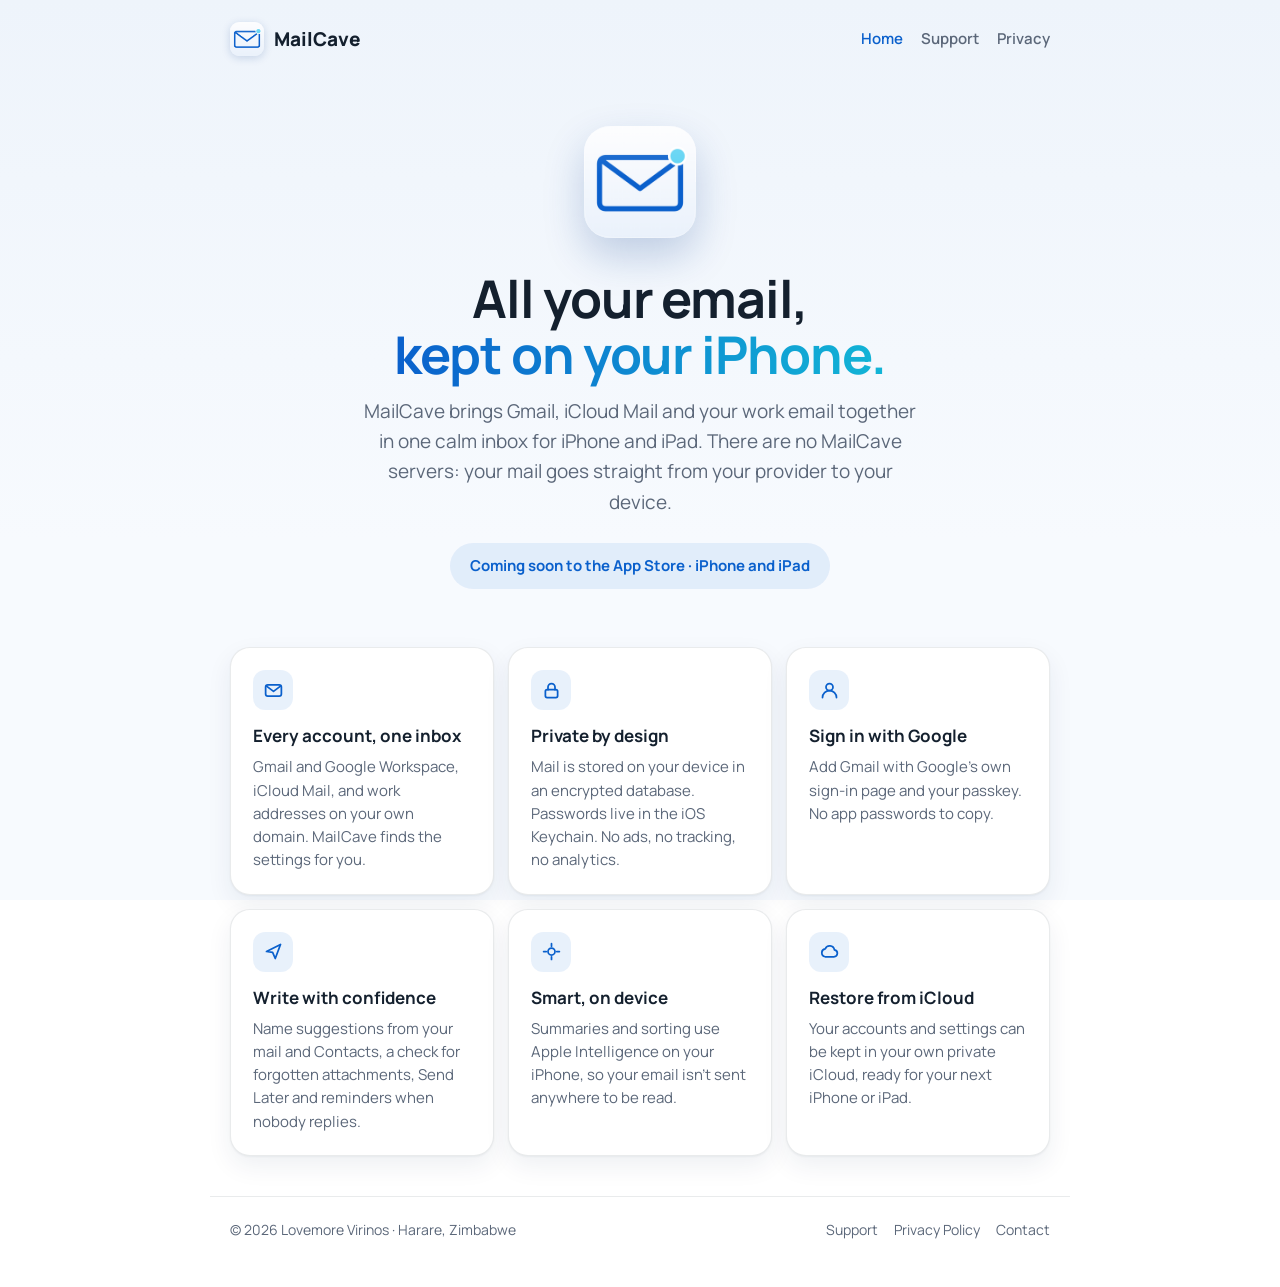
<file: index.html>
<!doctype html>
<html lang="en">
<head>
<meta charset="utf-8">
<meta name="viewport" content="width=device-width, initial-scale=1">
<title>MailCave · Email for iPhone and iPad</title>
<meta name="description" content="MailCave brings Gmail, iCloud and work email together on iPhone and iPad. Your mail stays on your device.">
<link rel="icon" href="favicon.png">
<link rel="apple-touch-icon" href="apple-touch-icon.png">
<link rel="preconnect" href="https://fonts.googleapis.com">
<link rel="preconnect" href="https://fonts.gstatic.com" crossorigin>
<link href="https://fonts.googleapis.com/css2?family=Manrope:wght@400;600;700;800&display=swap" rel="stylesheet">
<link rel="stylesheet" href="style.css">
</head>
<body>
<header class="top"><div class="wrap">
  <a class="brand" href="./"><img src="icon-256.png" alt=""><span>MailCave</span></a>
  <nav class="links"><a class="on" href="./">Home</a><a href="support.html">Support</a><a href="privacy.html">Privacy</a></nav>
</div></header>

<main class="wrap">
  <section class="hero">
    <img src="icon-256.png" alt="MailCave app icon">
    <h1>All your email,<br><span>kept on your iPhone.</span></h1>
    <p>MailCave brings Gmail, iCloud Mail and your work email together in one calm inbox for iPhone and iPad. There are no MailCave servers: your mail goes straight from your provider to your device.</p>
    <div class="pill">Coming soon to the App Store · iPhone and iPad</div>
  </section>

  <section class="grid">
    <div class="card">
      <div class="ic"><svg viewBox="0 0 24 24"><rect x="3" y="5.5" width="18" height="13" rx="2.5"/><path d="m4 7 8 6 8-6"/></svg></div>
      <h3>Every account, one inbox</h3>
      <p>Gmail and Google Workspace, iCloud Mail, and work addresses on your own domain. MailCave finds the settings for you.</p>
    </div>
    <div class="card">
      <div class="ic"><svg viewBox="0 0 24 24"><rect x="5" y="11" width="14" height="9" rx="2"/><path d="M8 11V8a4 4 0 0 1 8 0v3"/></svg></div>
      <h3>Private by design</h3>
      <p>Mail is stored on your device in an encrypted database. Passwords live in the iOS Keychain. No ads, no tracking, no analytics.</p>
    </div>
    <div class="card">
      <div class="ic"><svg viewBox="0 0 24 24"><circle cx="12" cy="8" r="4"/><path d="M4 20a8 8 0 0 1 16 0"/></svg></div>
      <h3>Sign in with Google</h3>
      <p>Add Gmail with Google’s own sign-in page and your passkey. No app passwords to copy.</p>
    </div>
    <div class="card">
      <div class="ic"><svg viewBox="0 0 24 24"><path d="M4 12 20 4l-6 16-3-7Z"/></svg></div>
      <h3>Write with confidence</h3>
      <p>Name suggestions from your mail and Contacts, a check for forgotten attachments, Send Later and reminders when nobody replies.</p>
    </div>
    <div class="card">
      <div class="ic"><svg viewBox="0 0 24 24"><path d="M12 3v3M12 18v3M3 12h3M18 12h3"/><circle cx="12" cy="12" r="4"/></svg></div>
      <h3>Smart, on device</h3>
      <p>Summaries and sorting use Apple Intelligence on your iPhone, so your email isn’t sent anywhere to be read.</p>
    </div>
    <div class="card">
      <div class="ic"><svg viewBox="0 0 24 24"><path d="M7 18h10a4 4 0 0 0 .6-7.95A5.5 5.5 0 0 0 7.1 9.1 4.5 4.5 0 0 0 7 18Z"/></svg></div>
      <h3>Restore from iCloud</h3>
      <p>Your accounts and settings can be kept in your own private iCloud, ready for your next iPhone or iPad.</p>
    </div>
  </section>
</main>

<footer><div class="wrap">
  <span>© 2026 Lovemore Virinos · Harare, Zimbabwe</span>
  <nav><a href="support.html">Support</a><a href="privacy.html">Privacy Policy</a><a href="mailto:admin@lotavir.co.zw">Contact</a></nav>
</div></footer>
</body>
</html>
</file>
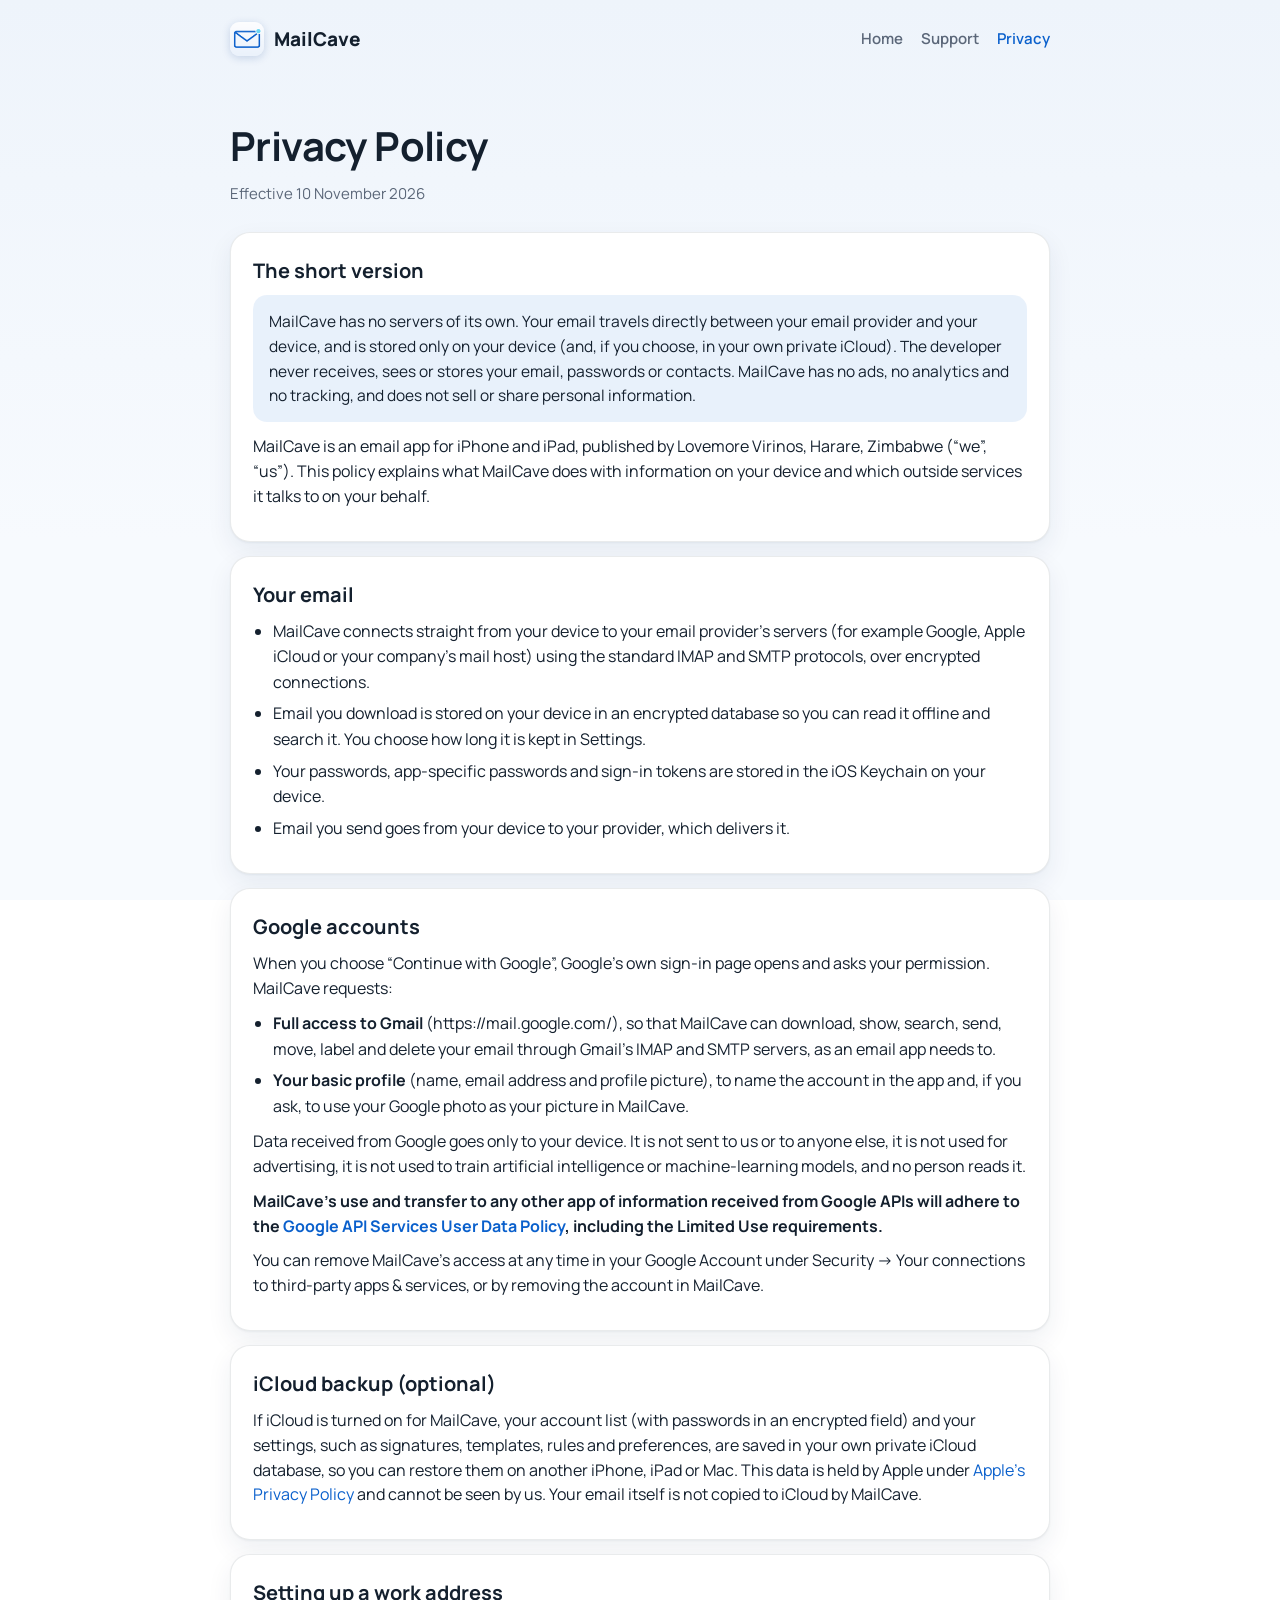
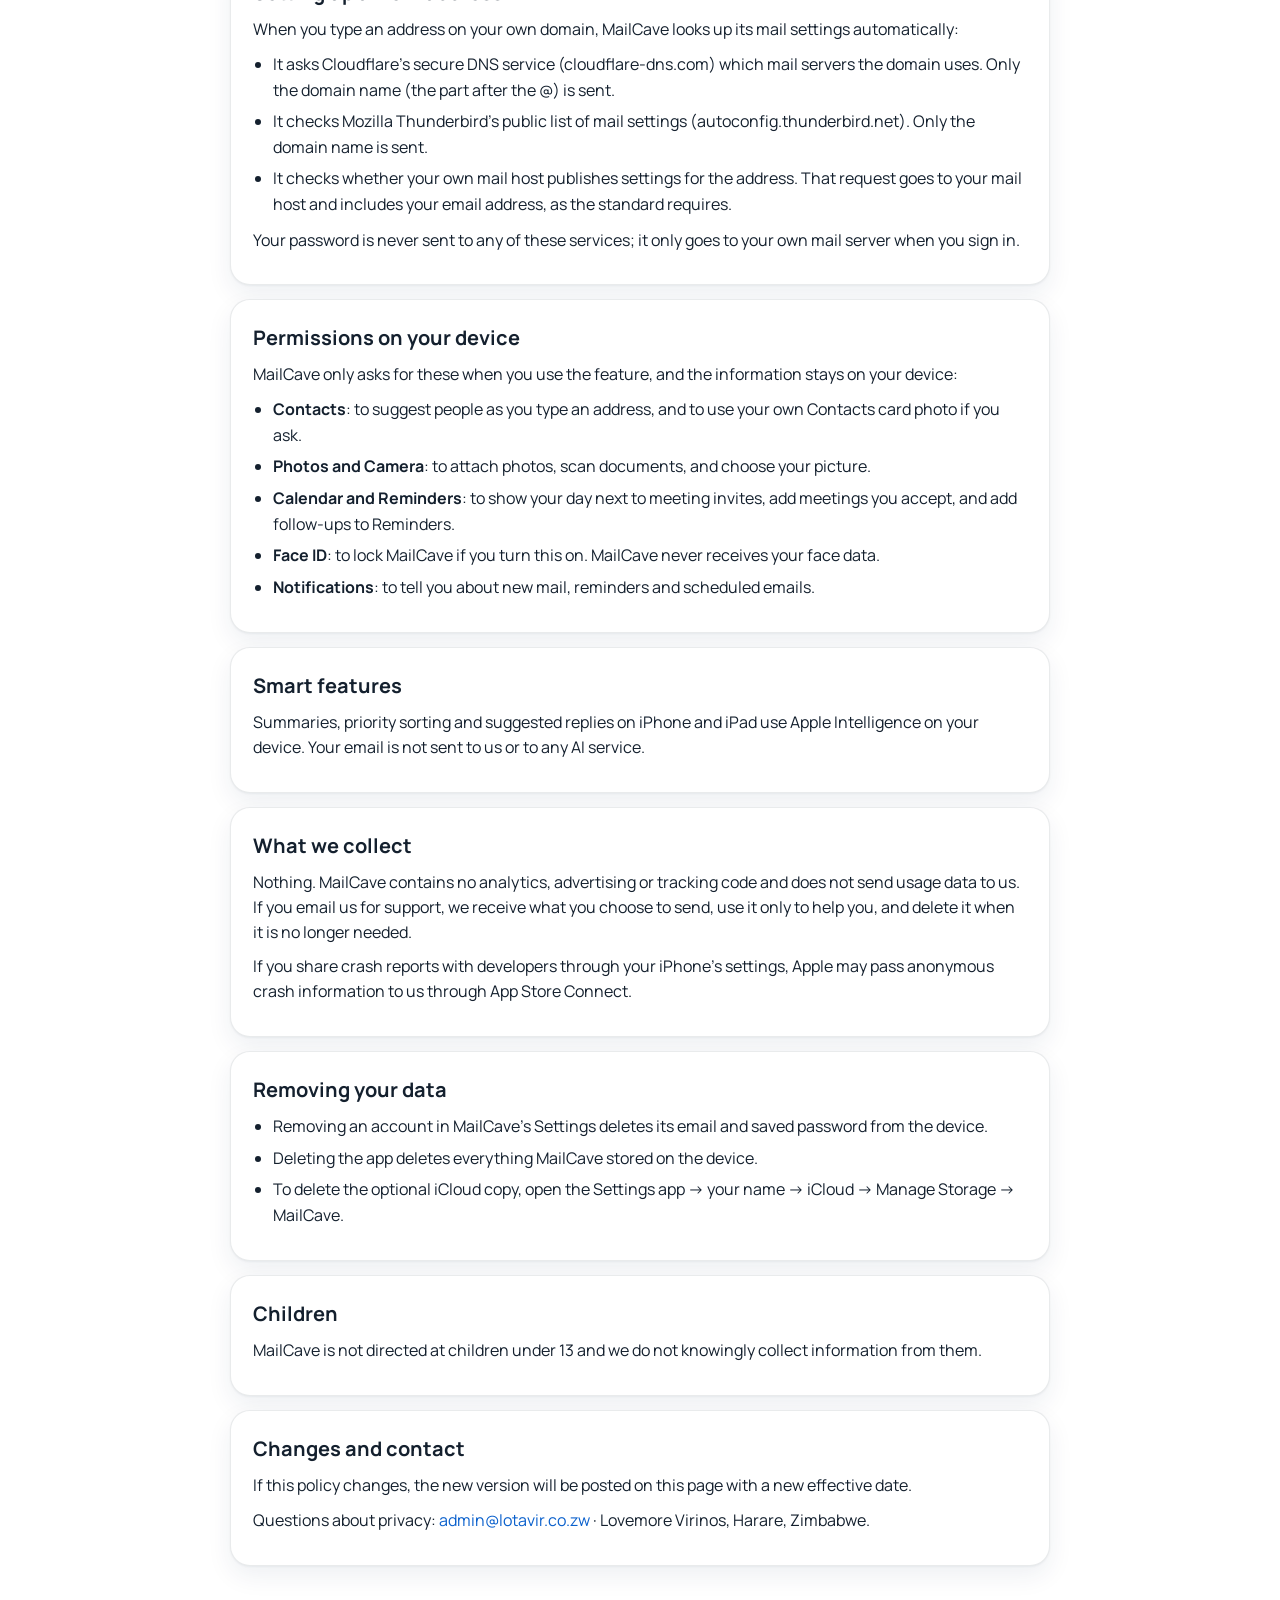
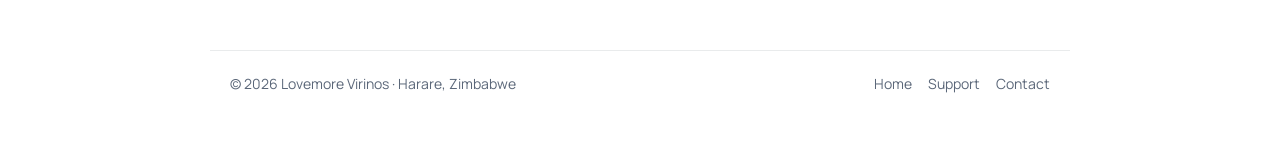
<file: privacy.html>
<!doctype html>
<html lang="en">
<head>
<meta charset="utf-8">
<meta name="viewport" content="width=device-width, initial-scale=1">
<title>MailCave · Privacy Policy</title>
<meta name="description" content="How MailCave handles your email and personal information.">
<link rel="icon" href="favicon.png">
<link rel="apple-touch-icon" href="apple-touch-icon.png">
<link rel="preconnect" href="https://fonts.googleapis.com">
<link rel="preconnect" href="https://fonts.gstatic.com" crossorigin>
<link href="https://fonts.googleapis.com/css2?family=Manrope:wght@400;600;700;800&display=swap" rel="stylesheet">
<link rel="stylesheet" href="style.css">
</head>
<body>
<header class="top"><div class="wrap">
  <a class="brand" href="./"><img src="icon-256.png" alt=""><span>MailCave</span></a>
  <nav class="links"><a href="./">Home</a><a href="support.html">Support</a><a class="on" href="privacy.html">Privacy</a></nav>
</div></header>

<main class="wrap doc">
  <h1>Privacy Policy</h1>
  <div class="date">Effective 10 November 2026</div>

  <div class="card">
    <h2>The short version</h2>
    <div class="callout">MailCave has no servers of its own. Your email travels directly between your email provider and your device, and is stored only on your device (and, if you choose, in your own private iCloud). The developer never receives, sees or stores your email, passwords or contacts. MailCave has no ads, no analytics and no tracking, and does not sell or share personal information.</div>
    <p>MailCave is an email app for iPhone and iPad, published by Lovemore Virinos, Harare, Zimbabwe (“we”, “us”). This policy explains what MailCave does with information on your device and which outside services it talks to on your behalf.</p>
  </div>

  <div class="card">
    <h2>Your email</h2>
    <ul>
      <li>MailCave connects straight from your device to your email provider’s servers (for example Google, Apple iCloud or your company’s mail host) using the standard IMAP and SMTP protocols, over encrypted connections.</li>
      <li>Email you download is stored on your device in an encrypted database so you can read it offline and search it. You choose how long it is kept in Settings.</li>
      <li>Your passwords, app-specific passwords and sign-in tokens are stored in the iOS Keychain on your device.</li>
      <li>Email you send goes from your device to your provider, which delivers it.</li>
    </ul>
  </div>

  <div class="card">
    <h2>Google accounts</h2>
    <p>When you choose “Continue with Google”, Google’s own sign-in page opens and asks your permission. MailCave requests:</p>
    <ul>
      <li><strong>Full access to Gmail</strong> (https://mail.google.com/), so that MailCave can download, show, search, send, move, label and delete your email through Gmail’s IMAP and SMTP servers, as an email app needs to.</li>
      <li><strong>Your basic profile</strong> (name, email address and profile picture), to name the account in the app and, if you ask, to use your Google photo as your picture in MailCave.</li>
    </ul>
    <p>Data received from Google goes only to your device. It is not sent to us or to anyone else, it is not used for advertising, it is not used to train artificial intelligence or machine-learning models, and no person reads it.</p>
    <p><strong>MailCave’s use and transfer to any other app of information received from Google APIs will adhere to the <a href="https://developers.google.com/terms/api-services-user-data-policy">Google API Services User Data Policy</a>, including the Limited Use requirements.</strong></p>
    <p>You can remove MailCave’s access at any time in your Google Account under Security → Your connections to third-party apps &amp; services, or by removing the account in MailCave.</p>
  </div>

  <div class="card">
    <h2>iCloud backup (optional)</h2>
    <p>If iCloud is turned on for MailCave, your account list (with passwords in an encrypted field) and your settings, such as signatures, templates, rules and preferences, are saved in your own private iCloud database, so you can restore them on another iPhone, iPad or Mac. This data is held by Apple under <a href="https://www.apple.com/legal/privacy/">Apple’s Privacy Policy</a> and cannot be seen by us. Your email itself is not copied to iCloud by MailCave.</p>
  </div>

  <div class="card">
    <h2>Setting up a work address</h2>
    <p>When you type an address on your own domain, MailCave looks up its mail settings automatically:</p>
    <ul>
      <li>It asks Cloudflare’s secure DNS service (cloudflare-dns.com) which mail servers the domain uses. Only the domain name (the part after the @) is sent.</li>
      <li>It checks Mozilla Thunderbird’s public list of mail settings (autoconfig.thunderbird.net). Only the domain name is sent.</li>
      <li>It checks whether your own mail host publishes settings for the address. That request goes to your mail host and includes your email address, as the standard requires.</li>
    </ul>
    <p>Your password is never sent to any of these services; it only goes to your own mail server when you sign in.</p>
  </div>

  <div class="card">
    <h2>Permissions on your device</h2>
    <p>MailCave only asks for these when you use the feature, and the information stays on your device:</p>
    <ul>
      <li><strong>Contacts</strong>: to suggest people as you type an address, and to use your own Contacts card photo if you ask.</li>
      <li><strong>Photos and Camera</strong>: to attach photos, scan documents, and choose your picture.</li>
      <li><strong>Calendar and Reminders</strong>: to show your day next to meeting invites, add meetings you accept, and add follow-ups to Reminders.</li>
      <li><strong>Face ID</strong>: to lock MailCave if you turn this on. MailCave never receives your face data.</li>
      <li><strong>Notifications</strong>: to tell you about new mail, reminders and scheduled emails.</li>
    </ul>
  </div>

  <div class="card">
    <h2>Smart features</h2>
    <p>Summaries, priority sorting and suggested replies on iPhone and iPad use Apple Intelligence on your device. Your email is not sent to us or to any AI service.</p>
  </div>

  <div class="card">
    <h2>What we collect</h2>
    <p>Nothing. MailCave contains no analytics, advertising or tracking code and does not send usage data to us. If you email us for support, we receive what you choose to send, use it only to help you, and delete it when it is no longer needed.</p>
    <p>If you share crash reports with developers through your iPhone’s settings, Apple may pass anonymous crash information to us through App Store Connect.</p>
  </div>

  <div class="card">
    <h2>Removing your data</h2>
    <ul>
      <li>Removing an account in MailCave’s Settings deletes its email and saved password from the device.</li>
      <li>Deleting the app deletes everything MailCave stored on the device.</li>
      <li>To delete the optional iCloud copy, open the Settings app → your name → iCloud → Manage Storage → MailCave.</li>
    </ul>
  </div>

  <div class="card">
    <h2>Children</h2>
    <p>MailCave is not directed at children under 13 and we do not knowingly collect information from them.</p>
  </div>

  <div class="card">
    <h2>Changes and contact</h2>
    <p>If this policy changes, the new version will be posted on this page with a new effective date.</p>
    <p>Questions about privacy: <a href="mailto:admin@lotavir.co.zw">admin@lotavir.co.zw</a> · Lovemore Virinos, Harare, Zimbabwe.</p>
  </div>
</main>

<footer><div class="wrap">
  <span>© 2026 Lovemore Virinos · Harare, Zimbabwe</span>
  <nav><a href="./">Home</a><a href="support.html">Support</a><a href="mailto:admin@lotavir.co.zw">Contact</a></nav>
</div></footer>
</body>
</html>
</file>
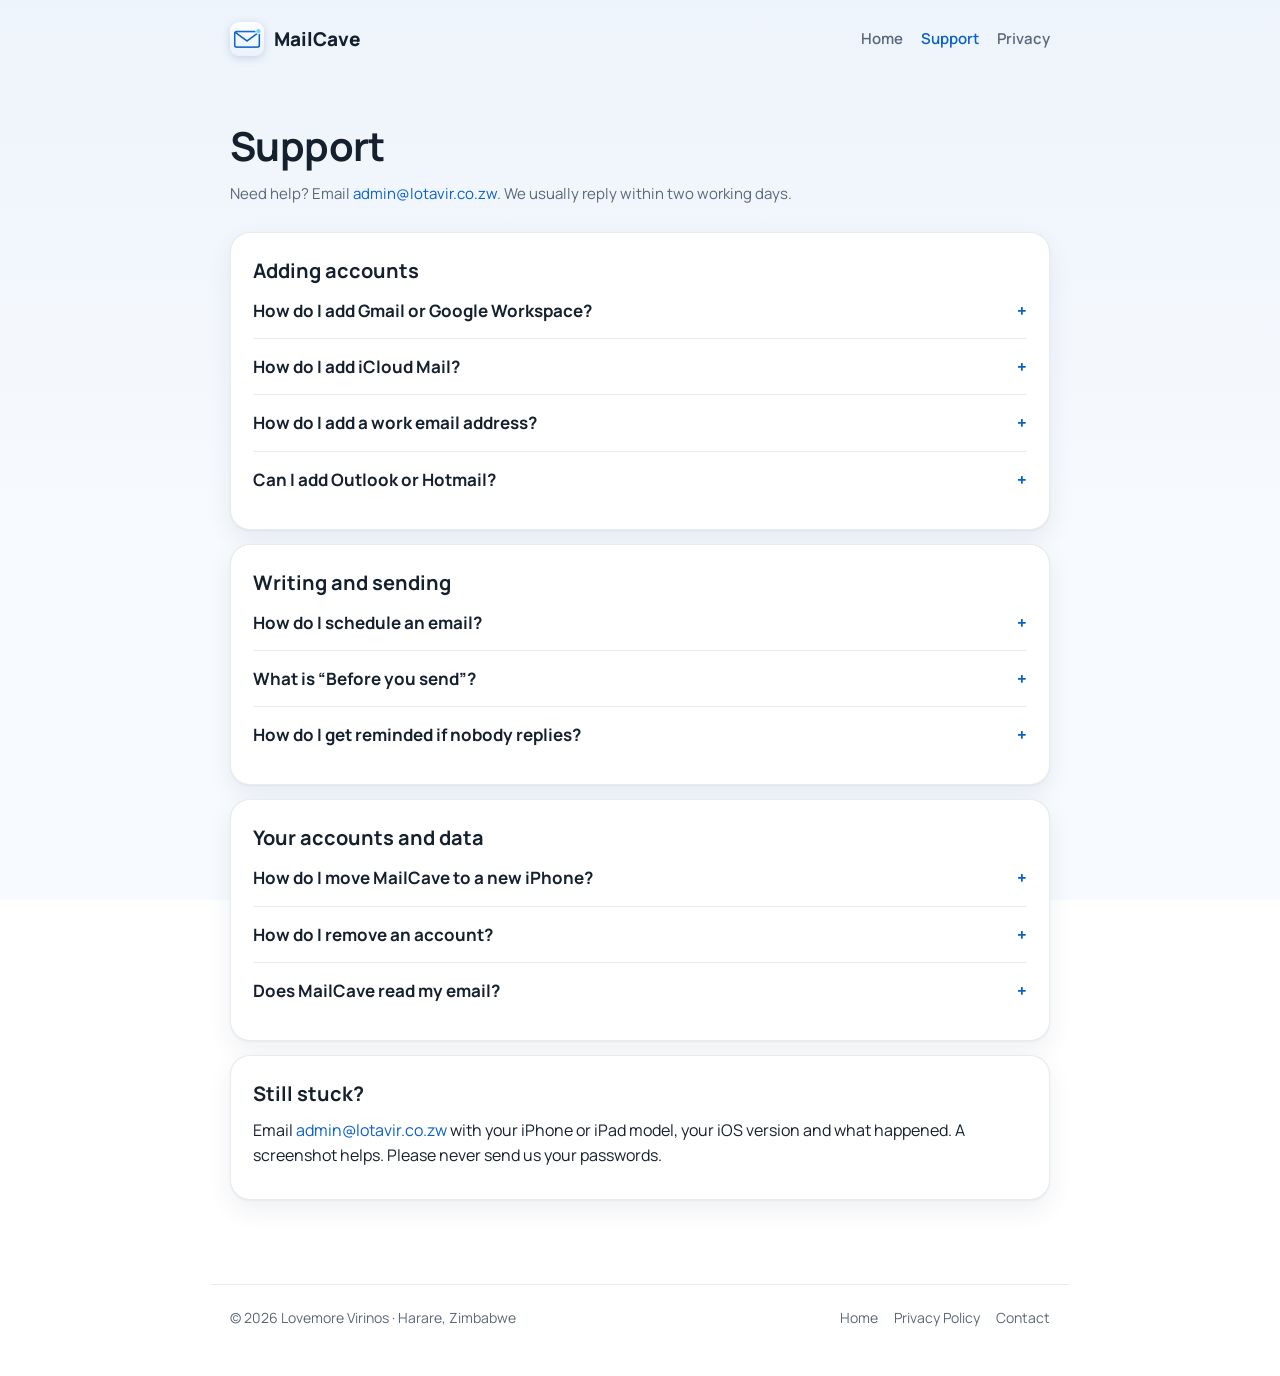
<file: support.html>
<!doctype html>
<html lang="en">
<head>
<meta charset="utf-8">
<meta name="viewport" content="width=device-width, initial-scale=1">
<title>MailCave · Support</title>
<meta name="description" content="Help with MailCave: adding accounts, iCloud app passwords, Send Later and more.">
<link rel="icon" href="favicon.png">
<link rel="apple-touch-icon" href="apple-touch-icon.png">
<link rel="preconnect" href="https://fonts.googleapis.com">
<link rel="preconnect" href="https://fonts.gstatic.com" crossorigin>
<link href="https://fonts.googleapis.com/css2?family=Manrope:wght@400;600;700;800&display=swap" rel="stylesheet">
<link rel="stylesheet" href="style.css">
</head>
<body>
<header class="top"><div class="wrap">
  <a class="brand" href="./"><img src="icon-256.png" alt=""><span>MailCave</span></a>
  <nav class="links"><a href="./">Home</a><a class="on" href="support.html">Support</a><a href="privacy.html">Privacy</a></nav>
</div></header>

<main class="wrap doc">
  <h1>Support</h1>
  <div class="date">Need help? Email <a href="mailto:admin@lotavir.co.zw?subject=MailCave%20support">admin@lotavir.co.zw</a>. We usually reply within two working days.</div>

  <div class="card">
    <h2>Adding accounts</h2>
    <details>
      <summary>How do I add Gmail or Google Workspace?</summary>
      <p>Tap your picture, then Add account, then <strong>Continue with Google</strong>. Google’s own sign-in page opens; sign in with your password or passkey and allow access. There’s nothing to copy or paste.</p>
    </details>
    <details>
      <summary>How do I add iCloud Mail?</summary>
      <p>Apple asks mail apps other than Apple Mail to use a one-time <em>app-specific password</em>:</p>
      <ol>
        <li>Tap <strong>Continue with Apple</strong>, then <strong>Get an app password</strong>.</li>
        <li>Sign in to your Apple Account (Face ID or your passkey works).</li>
        <li>Go to Sign-In and Security → App-Specific Passwords → +, and name it “MailCave”.</li>
        <li>Copy the password (it looks like xxxx-xxxx-xxxx-xxxx), close the page and tap <strong>Paste</strong>.</li>
      </ol>
    </details>
    <details>
      <summary>How do I add a work email address?</summary>
      <p>Type the full address in the email box on the Add Account page and tap Continue. MailCave looks up your mail host’s settings and shows what it found. If it can’t find them, ask your IT person or email host for the IMAP and SMTP server names and enter them by hand.</p>
    </details>
    <details>
      <summary>Can I add Outlook or Hotmail?</summary>
      <p>Not yet. Microsoft sign-in is coming in a later update.</p>
    </details>
  </div>

  <div class="card">
    <h2>Writing and sending</h2>
    <details>
      <summary>How do I schedule an email?</summary>
      <p>Press and hold the send arrow, then choose a time (this evening, tomorrow at 08:00, Monday at 08:00, or Pick a Time). The email is sent at that time while MailCave is open, or as soon as you next open MailCave.</p>
    </details>
    <details>
      <summary>What is “Before you send”?</summary>
      <p>MailCave checks for common slips before an email goes: you mention an attachment but none is attached, the subject is empty, or you’re writing to an address you’ve never used. Fix it with one tap, or send anyway.</p>
    </details>
    <details>
      <summary>How do I get reminded if nobody replies?</summary>
      <p>Tap the bell while writing, or press and hold the send arrow and choose Send and Remind Me.</p>
    </details>
  </div>

  <div class="card">
    <h2>Your accounts and data</h2>
    <details>
      <summary>How do I move MailCave to a new iPhone?</summary>
      <p>Keep iCloud turned on for MailCave. On the new device, MailCave offers to restore your accounts and settings from iCloud when you first open it. Your email downloads again from your providers.</p>
    </details>
    <details>
      <summary>How do I remove an account?</summary>
      <p>Open Settings in MailCave, choose the account and tap Remove Account. Its email and saved password are deleted from the device.</p>
    </details>
    <details>
      <summary>Does MailCave read my email?</summary>
      <p>No. There are no MailCave servers; your email goes straight between your provider and your device. See the <a href="privacy.html">Privacy Policy</a>.</p>
    </details>
  </div>

  <div class="card">
    <h2>Still stuck?</h2>
    <p>Email <a href="mailto:admin@lotavir.co.zw?subject=MailCave%20support">admin@lotavir.co.zw</a> with your iPhone or iPad model, your iOS version and what happened. A screenshot helps. Please never send us your passwords.</p>
  </div>
</main>

<footer><div class="wrap">
  <span>© 2026 Lovemore Virinos · Harare, Zimbabwe</span>
  <nav><a href="./">Home</a><a href="privacy.html">Privacy Policy</a><a href="mailto:admin@lotavir.co.zw">Contact</a></nav>
</div></footer>
</body>
</html>
</file>
<file: style.css>
:root {
  --ground: #EEF4FB;
  --ground-2: #F7FAFE;
  --card: #FFFFFF;
  --ink: #14202E;
  --muted: #5B6779;
  --line: rgba(20, 32, 46, 0.09);
  --accent: #0A60CC;
  --accent-2: #12B5D6;
  --accent-soft: rgba(10, 96, 204, 0.09);
}
@media (prefers-color-scheme: dark) {
  :root {
    --ground: #0F141D;
    --ground-2: #141B26;
    --card: #1A2230;
    --ink: #E8EDF5;
    --muted: #9AA7BA;
    --line: rgba(255, 255, 255, 0.08);
    --accent: #6EA8FF;
    --accent-2: #4FD1E8;
    --accent-soft: rgba(110, 168, 255, 0.12);
  }
}
* { box-sizing: border-box; }
html { -webkit-text-size-adjust: 100%; }
body {
  margin: 0;
  background: linear-gradient(180deg, var(--ground), var(--ground-2) 60%);
  background-attachment: fixed;
  color: var(--ink);
  font-family: "Manrope", -apple-system, BlinkMacSystemFont, "Segoe UI", sans-serif;
  font-size: 17px;
  line-height: 1.6;
}
a { color: var(--accent); text-decoration: none; }
a:hover { text-decoration: underline; }
.wrap { max-width: 860px; margin: 0 auto; padding: 0 20px; }

header.top { padding: 22px 0; }
header.top .wrap { display: flex; align-items: center; justify-content: space-between; gap: 16px; }
.brand { display: flex; align-items: center; gap: 10px; font-weight: 800; font-size: 19px; color: var(--ink); }
.brand img { width: 34px; height: 34px; border-radius: 9px; box-shadow: 0 2px 8px rgba(10, 60, 140, 0.18); }
.brand:hover { text-decoration: none; }
nav.links { display: flex; gap: 18px; font-weight: 600; font-size: 15px; }
nav.links a { color: var(--muted); }
nav.links a.on, nav.links a:hover { color: var(--accent); text-decoration: none; }

.hero { text-align: center; padding: 48px 0 28px; }
.hero img { width: 112px; height: 112px; border-radius: 26px; box-shadow: 0 18px 40px rgba(10, 60, 140, 0.22); }
.hero h1 { font-size: clamp(34px, 6vw, 52px); line-height: 1.08; letter-spacing: -0.02em; margin: 26px 0 12px; }
.hero h1 span { background: linear-gradient(90deg, var(--accent), var(--accent-2)); -webkit-background-clip: text; background-clip: text; color: transparent; }
.hero p { color: var(--muted); font-size: 19px; max-width: 560px; margin: 0 auto; }
.pill { display: inline-flex; align-items: center; gap: 8px; margin-top: 26px; padding: 11px 20px; border-radius: 999px; background: var(--accent-soft); color: var(--accent); font-weight: 700; font-size: 15px; }

.grid { display: grid; grid-template-columns: repeat(auto-fit, minmax(240px, 1fr)); gap: 14px; padding: 30px 0 10px; }
.card { background: var(--card); border-radius: 20px; padding: 22px; box-shadow: 0 1px 2px rgba(10, 30, 60, 0.05), 0 10px 26px rgba(10, 40, 90, 0.07); border: 1px solid var(--line); }
.card .ic { width: 40px; height: 40px; border-radius: 12px; background: var(--accent-soft); display: flex; align-items: center; justify-content: center; margin-bottom: 12px; }
.card .ic svg { width: 21px; height: 21px; stroke: var(--accent); fill: none; stroke-width: 2; stroke-linecap: round; stroke-linejoin: round; }
.card h3 { margin: 0 0 6px; font-size: 17px; }
.card p { margin: 0; color: var(--muted); font-size: 15px; line-height: 1.55; }

.doc { padding-top: 26px; padding-bottom: 40px; }
.doc h1 { font-size: clamp(30px, 5vw, 40px); letter-spacing: -0.015em; margin: 10px 0 4px; }
.doc .date { color: var(--muted); font-size: 15px; margin-bottom: 26px; }
.doc .card { margin-bottom: 14px; }
.doc h2 { font-size: 20px; margin: 0 0 8px; }
.doc p, .doc li { color: var(--ink); font-size: 16px; }
.doc p { margin: 0 0 10px; }
.doc ul { margin: 0 0 10px; padding-left: 20px; }
.doc li { margin-bottom: 6px; }
.doc .muted { color: var(--muted); }
.callout { background: var(--accent-soft); border-radius: 14px; padding: 14px 16px; margin: 6px 0 12px; font-size: 15.5px; }

details { border-top: 1px solid var(--line); padding: 14px 0; }
details:first-of-type { border-top: 0; padding-top: 2px; }
summary { cursor: pointer; font-weight: 700; list-style: none; display: flex; justify-content: space-between; gap: 12px; }
summary::-webkit-details-marker { display: none; }
summary::after { content: "+"; color: var(--accent); font-weight: 800; }
details[open] summary::after { content: "–"; }
details p, details ol, details ul { margin: 10px 0 0; color: var(--muted); font-size: 15.5px; }
details ol, details ul { padding-left: 20px; }

footer { padding: 30px 0 46px; color: var(--muted); font-size: 14px; }
footer .wrap { display: flex; flex-wrap: wrap; justify-content: space-between; gap: 10px; border-top: 1px solid var(--line); padding-top: 22px; }
footer nav { display: flex; gap: 16px; }
footer a { color: var(--muted); }

@media (max-width: 520px) {
  nav.links { gap: 12px; font-size: 14px; }
  .brand span { display: none; }
}
</file>
